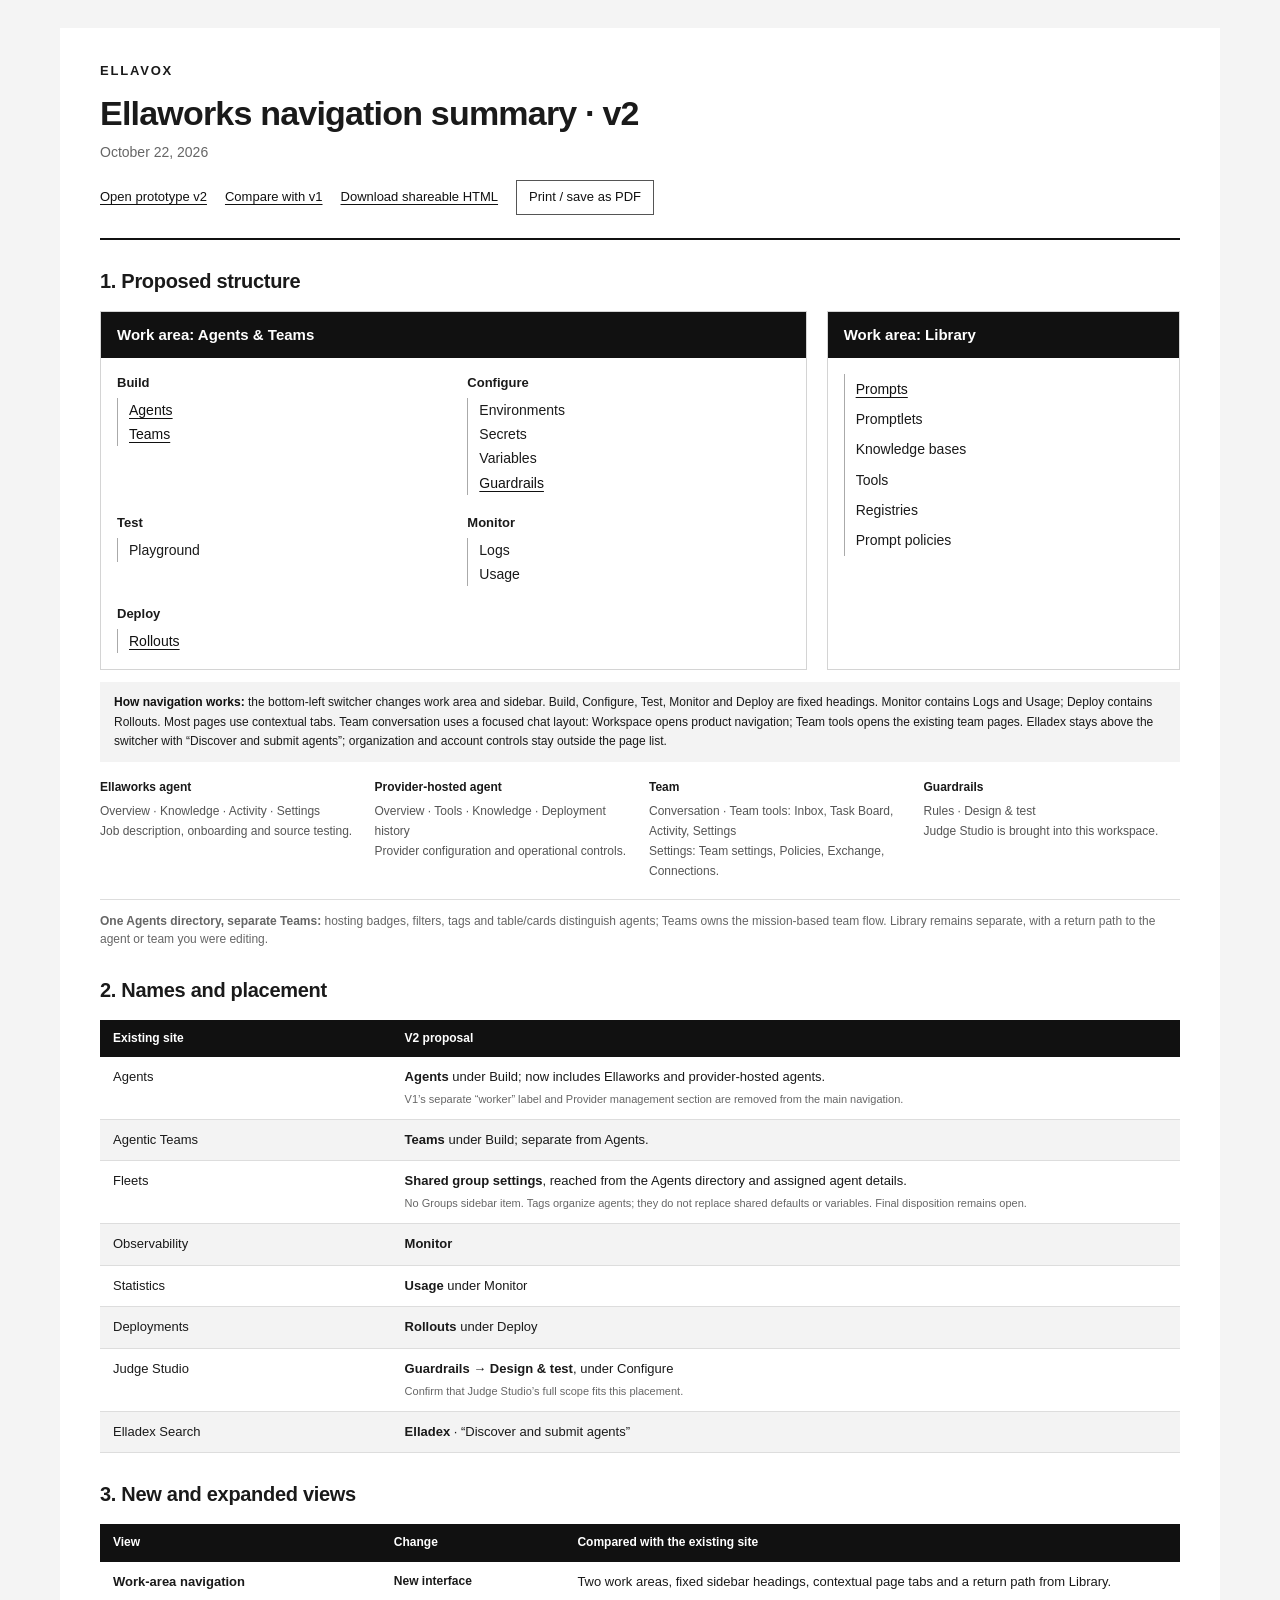
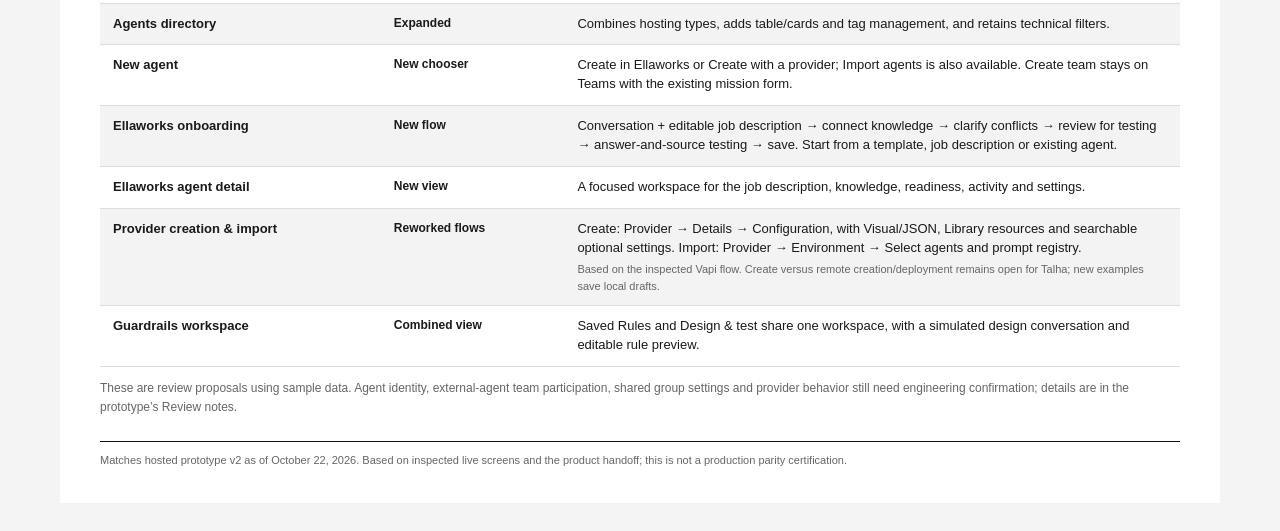
<file: ellaworks-navigation-review.html>
<!doctype html>
<html lang="en">
<head>
<meta charset="utf-8">
<meta name="viewport" content="width=device-width, initial-scale=1">
<title>Ellaworks · Navigation summary v2</title>
<style>
*{box-sizing:border-box}body{margin:0;background:#f4f4f4;color:#1a1a1a;font:14px/1.45 Arial,Helvetica,sans-serif}main{max-width:1160px;margin:28px auto;padding:34px 40px;background:#fff}header{border-bottom:2px solid #111;padding-bottom:23px;margin-bottom:26px}.wordmark{font-weight:800;font-size:13px;letter-spacing:1.8px;margin-bottom:13px}h1{font-size:34px;line-height:1.15;letter-spacing:-.8px;margin:0 0 9px}h2{font-size:20px;line-height:1.3;margin:0 0 17px;letter-spacing:-.3px}h3{font-size:14px;margin:0 0 9px}p{margin:0}header p,.muted{color:#666}.actions{display:flex;gap:18px;align-items:center;margin-top:18px;font-size:13px}a{color:#111;text-decoration:underline;text-underline-offset:3px}button{font:inherit;cursor:pointer;color:#111;background:#fff;border:1px solid #555;padding:7px 12px}a:focus-visible,button:focus-visible{outline:2px solid #111;outline-offset:4px}section{margin-top:28px}.areas{display:grid;grid-template-columns:2fr 1fr;gap:20px}.area{border:1px solid #d4d4d4;min-width:0}.area>h3{background:#111;color:#fff;font-size:15px;margin:0;padding:12px 16px}.area-body{padding:16px}.primary-destination{font-weight:700;padding-bottom:14px;margin-bottom:14px;border-bottom:1px solid #ddd}.groups{display:grid;grid-template-columns:1fr 1fr;gap:19px 28px}.groups h4{font-size:13px;margin:0 0 5px}.groups ul,.library-list{list-style:none;margin:0;padding:0 0 0 11px;border-left:1px solid #aaa}.groups li,.library-list li{padding:2px 0}.library-list li{padding:5px 0}.global{margin-top:12px;padding:11px 14px;background:#f3f3f3;font-size:12px;line-height:1.6}.global strong{color:#111}.contexts{display:grid;grid-template-columns:repeat(4,minmax(0,1fr));gap:18px;border-bottom:1px solid #ddd;padding:17px 0}.contexts h3{font-size:12px;margin-bottom:6px}.contexts p{font-size:12px;line-height:1.65;color:#555}.table-wrap{overflow:auto}table{border-collapse:collapse;width:100%;font-size:13px;text-align:left;table-layout:fixed}th{background:#111;color:#fff;font-size:12px;padding:10px 13px;font-weight:700}td{padding:11px 13px;vertical-align:top;border-bottom:1px solid #ddd;overflow-wrap:anywhere}tbody tr:nth-child(even){background:#f3f3f3}td small{display:block;color:#666;font-size:11px;line-height:1.5;margin-top:4px}.names th:first-child{width:27%}.changes th:first-child{width:26%}.changes th:nth-child(2){width:17%}.changes td:nth-child(2){font-size:12px;font-weight:700}.note{font-size:12px;color:#666;line-height:1.55;margin-top:12px}footer{margin-top:25px;border-top:1px solid #111;padding-top:11px;font-size:11px;color:#666}.offsite .local-only{display:none}.offsite .actions{margin-top:12px}
@media(max-width:760px){main{margin:0;padding:25px 20px}h1{font-size:29px}.areas{grid-template-columns:1fr}.contexts{grid-template-columns:1fr 1fr}.names th:first-child{width:34%}.changes th:first-child{width:30%}.changes th:nth-child(2){width:23%}td,th{padding:10px 9px}.actions{flex-wrap:wrap;gap:14px}}
@media(max-width:430px){.groups{gap:18px 16px}.contexts{gap:16px}body{font-size:13px}table{font-size:12px}.changes th:nth-child(2){width:24%}}
@media print{@page{size:A4;margin:14mm}body{background:#fff;font-size:11px}main{margin:0;max-width:none;padding:0}h1{font-size:27px}h2{font-size:17px}header{margin-bottom:18px;padding-bottom:17px}.actions{display:none}section{margin-top:21px}.areas{gap:14px}.area-body{padding:12px}.groups{gap:13px}.contexts{gap:12px;padding:13px 0}.contexts p{font-size:10px}table{font-size:11px}th{font-size:10px}th,td{padding:8px 10px}tr,.area,.contexts{break-inside:avoid}h2,h3{break-after:avoid}thead{display:table-header-group}a{color:#111}footer{margin-top:18px}.global{font-size:10px}}
.solo-destination{border-top:1px solid #ddd;margin-top:18px;padding-top:14px;display:flex;align-items:baseline;gap:16px}.solo-destination>a{font-weight:700}.solo-destination>span{color:#666;font-size:12px}
</style>
</head>
<body>
<main>
<header>
<div class="wordmark">ELLAVOX</div>
<h1>Ellaworks navigation summary · v2</h1>
<p>October 22, 2026</p>
<div class="actions"><a href="https://mattkimmell.github.io/ellaworks-navigation-prototype/v2/#work/agents">Open prototype v2</a><a href="https://mattkimmell.github.io/ellaworks-navigation-prototype/">Compare with v1</a><a href="https://mattkimmell.github.io/ellaworks-navigation-prototype/ellaworks-navigation-review.html" download="ellaworks-navigation-review.html">Download shareable HTML</a><button type="button" onclick="window.print()">Print / save as PDF</button></div>
</header>
<section aria-labelledby="structure">
<h2 id="structure">1. Proposed structure</h2>
<div class="areas">
<div class="area"><h3>Work area: Agents &amp; Teams</h3><div class="area-body">
<div class="groups">
<div><h4>Build</h4><ul><li><a href="https://mattkimmell.github.io/ellaworks-navigation-prototype/v2/#work/agents">Agents</a></li><li><a href="https://mattkimmell.github.io/ellaworks-navigation-prototype/v2/#work/teams">Teams</a></li></ul></div>
<div><h4>Configure</h4><ul><li>Environments</li><li>Secrets</li><li>Variables</li><li><a href="https://mattkimmell.github.io/ellaworks-navigation-prototype/v2/#work/guardrails">Guardrails</a></li></ul></div>
<div><h4>Test</h4><ul><li>Playground</li></ul></div>
<div><h4>Monitor</h4><ul><li>Logs</li><li>Usage</li></ul></div>
<div><h4>Deploy</h4><ul><li><a href="https://mattkimmell.github.io/ellaworks-navigation-prototype/v2/#work/deployments">Rollouts</a></li></ul></div>
</div></div></div>
<div class="area"><h3>Work area: Library</h3><div class="area-body"><ul class="library-list"><li><a href="https://mattkimmell.github.io/ellaworks-navigation-prototype/v2/#library/prompts">Prompts</a></li><li>Promptlets</li><li>Knowledge bases</li><li>Tools</li><li>Registries</li><li>Prompt policies</li></ul></div></div>
</div>
<div class="global"><strong>How navigation works:</strong> the bottom-left switcher changes work area and sidebar. Build, Configure, Test, Monitor and Deploy are fixed headings. Monitor contains Logs and Usage; Deploy contains Rollouts. Most pages use contextual tabs. Team conversation uses a focused chat layout: Workspace opens product navigation; Team tools opens the existing team pages. Elladex stays above the switcher with “Discover and submit agents”; organization and account controls stay outside the page list.</div>
<div class="contexts">
<div><h3>Ellaworks agent</h3><p>Overview · Knowledge · Activity · Settings<br>Job description, onboarding and source testing.</p></div>
<div><h3>Provider-hosted agent</h3><p>Overview · Tools · Knowledge · Deployment history<br>Provider configuration and operational controls.</p></div>
<div><h3>Team</h3><p>Conversation · Team tools: Inbox, Task Board, Activity, Settings<br>Settings: Team settings, Policies, Exchange, Connections.</p></div>
<div><h3>Guardrails</h3><p>Rules · Design &amp; test<br>Judge Studio is brought into this workspace.</p></div>
</div>
<p class="note"><strong>One Agents directory, separate Teams:</strong> hosting badges, filters, tags and table/cards distinguish agents; Teams owns the mission-based team flow. Library remains separate, with a return path to the agent or team you were editing.</p>
</section>
<section aria-labelledby="names">
<h2 id="names">2. Names and placement</h2>
<div class="table-wrap"><table class="names"><thead><tr><th>Existing site</th><th>V2 proposal</th></tr></thead><tbody>
<tr><td>Agents</td><td><strong>Agents</strong> under Build; now includes Ellaworks and provider-hosted agents.<small>V1’s separate “worker” label and Provider management section are removed from the main navigation.</small></td></tr>
<tr><td>Agentic Teams</td><td><strong>Teams</strong> under Build; separate from Agents.</td></tr>
<tr><td>Fleets</td><td><strong>Shared group settings</strong>, reached from the Agents directory and assigned agent details.<small>No Groups sidebar item. Tags organize agents; they do not replace shared defaults or variables. Final disposition remains open.</small></td></tr>
<tr><td>Observability</td><td><strong>Monitor</strong></td></tr>
<tr><td>Statistics</td><td><strong>Usage</strong> under Monitor</td></tr>
<tr><td>Deployments</td><td><strong>Rollouts</strong> under Deploy</td></tr>
<tr><td>Judge Studio</td><td><strong>Guardrails → Design &amp; test</strong>, under Configure<small>Confirm that Judge Studio’s full scope fits this placement.</small></td></tr>
<tr><td>Elladex Search</td><td><strong>Elladex</strong> · “Discover and submit agents”</td></tr>
</tbody></table></div>
</section>
<section aria-labelledby="views">
<h2 id="views">3. New and expanded views</h2>
<div class="table-wrap"><table class="changes"><thead><tr><th>View</th><th>Change</th><th>Compared with the existing site</th></tr></thead><tbody>
<tr><td><strong>Work-area navigation</strong></td><td>New interface</td><td>Two work areas, fixed sidebar headings, contextual page tabs and a return path from Library.</td></tr>
<tr><td><strong>Agents directory</strong></td><td>Expanded</td><td>Combines hosting types, adds table/cards and tag management, and retains technical filters.</td></tr>
<tr><td><strong>New agent</strong></td><td>New chooser</td><td>Create in Ellaworks or Create with a provider; Import agents is also available. Create team stays on Teams with the existing mission form.</td></tr>
<tr><td><strong>Ellaworks onboarding</strong></td><td>New flow</td><td>Conversation + editable job description → connect knowledge → clarify conflicts → review for testing → answer-and-source testing → save. Start from a template, job description or existing agent.</td></tr>
<tr><td><strong>Ellaworks agent detail</strong></td><td>New view</td><td>A focused workspace for the job description, knowledge, readiness, activity and settings.</td></tr>
<tr><td><strong>Provider creation &amp; import</strong></td><td>Reworked flows</td><td>Create: Provider → Details → Configuration, with Visual/JSON, Library resources and searchable optional settings. Import: Provider → Environment → Select agents and prompt registry.<small>Based on the inspected Vapi flow. Create versus remote creation/deployment remains open for Talha; new examples save local drafts.</small></td></tr>
<tr><td><strong>Guardrails workspace</strong></td><td>Combined view</td><td>Saved Rules and Design &amp; test share one workspace, with a simulated design conversation and editable rule preview.</td></tr>
</tbody></table></div>
<p class="note">These are review proposals using sample data. Agent identity, external-agent team participation, shared group settings and provider behavior still need engineering confirmation; details are in the prototype’s Review notes.</p>
</section>
<footer>Matches hosted prototype v2 as of October 22, 2026. Based on inspected live screens and the product handoff; this is not a production parity certification.</footer>
</main>
</body>
</html>
</file>
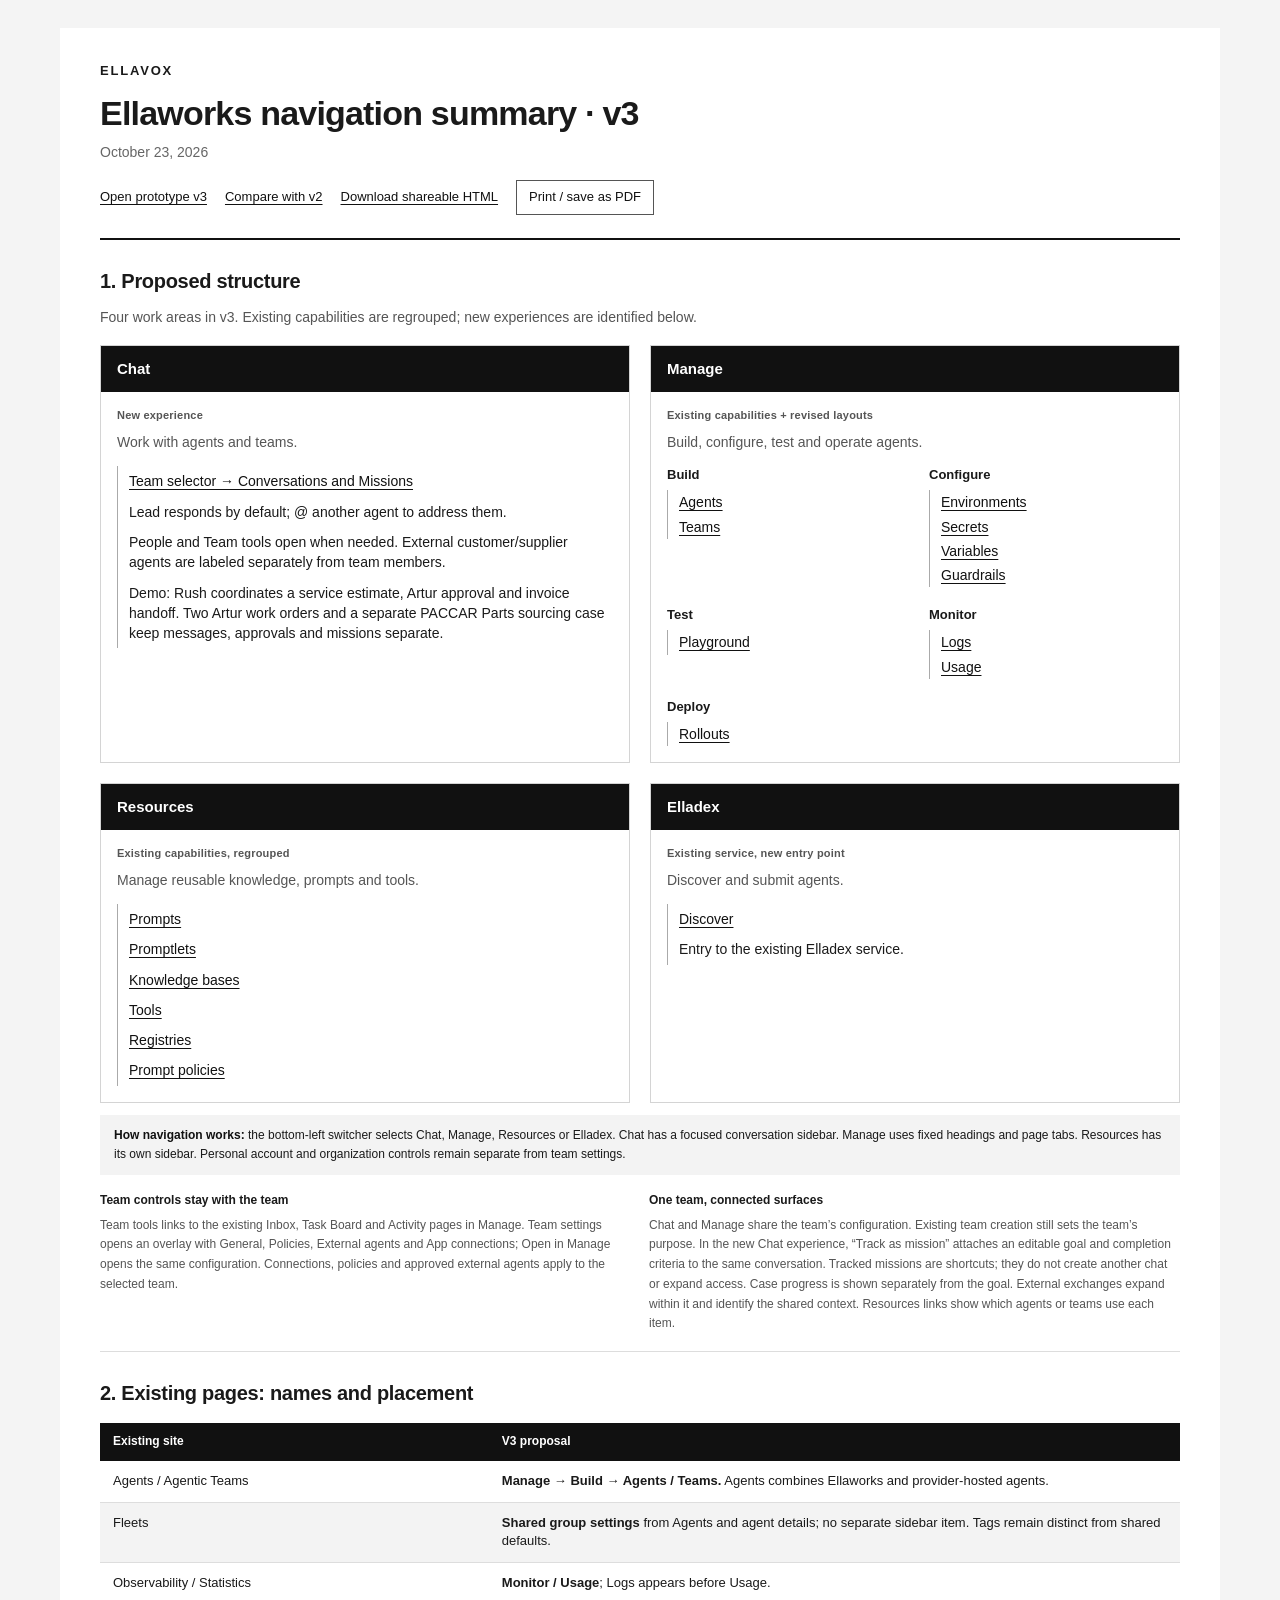
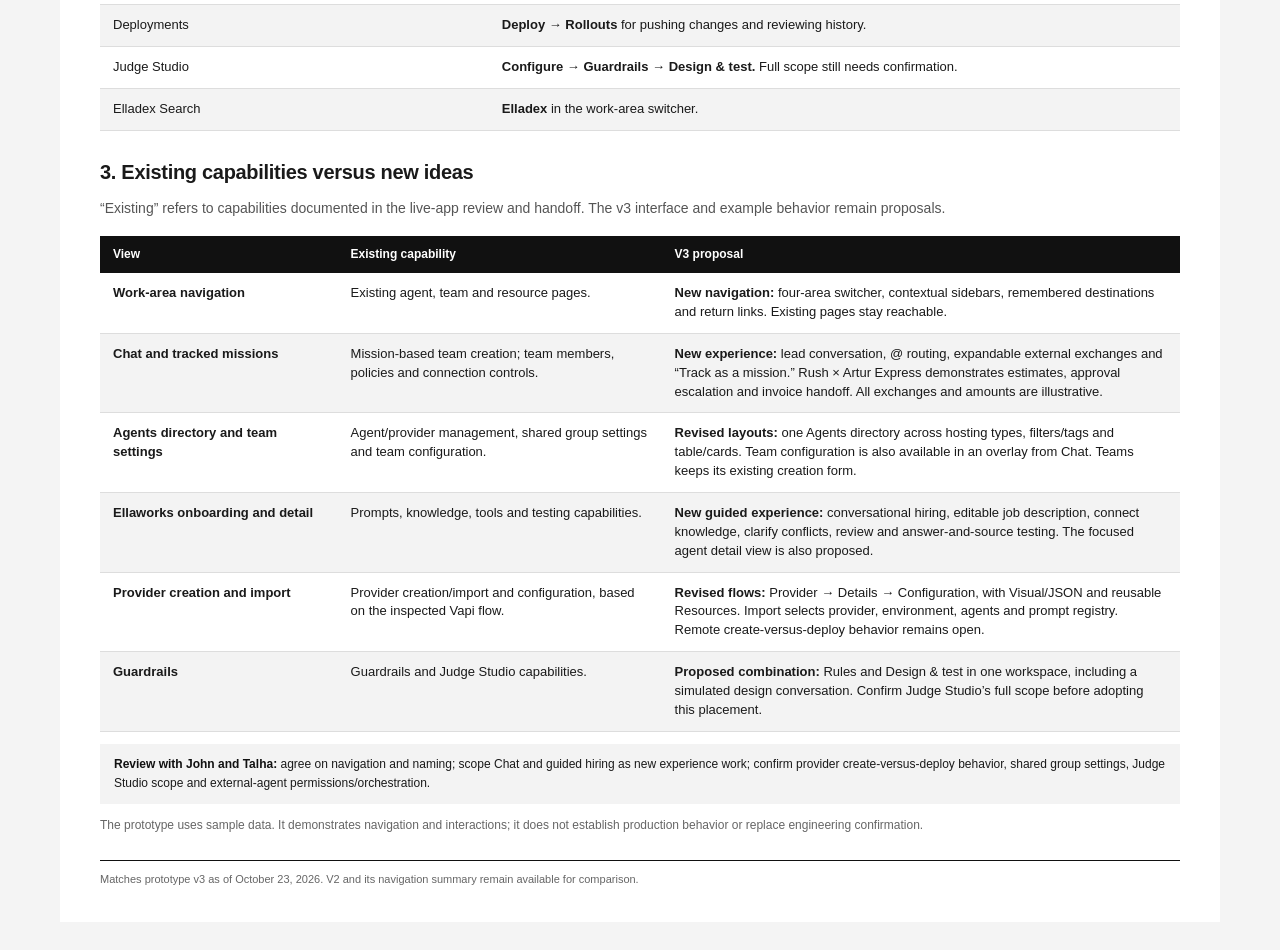
<file: v3/ellaworks-navigation-review.html>
<!doctype html><html lang="en"><head><meta charset="utf-8"><meta name="viewport" content="width=device-width,initial-scale=1"><title>Ellaworks · Navigation summary v3</title><style>
*{box-sizing:border-box}body{margin:0;background:#f4f4f4;color:#1a1a1a;font:14px/1.45 Arial,Helvetica,sans-serif}main{max-width:1160px;margin:28px auto;padding:34px 40px;background:#fff}header{border-bottom:2px solid #111;padding-bottom:23px;margin-bottom:26px}.wordmark{font-weight:800;font-size:13px;letter-spacing:1.8px;margin-bottom:13px}h1{font-size:34px;line-height:1.15;letter-spacing:-.8px;margin:0 0 9px}h2{font-size:20px;line-height:1.3;margin:0 0 17px;letter-spacing:-.3px}h3{font-size:14px;margin:0 0 9px}p{margin:0}header p,.muted{color:#666}.actions{display:flex;gap:18px;align-items:center;margin-top:18px;font-size:13px}a{color:#111;text-decoration:underline;text-underline-offset:3px}button{font:inherit;cursor:pointer;color:#111;background:#fff;border:1px solid #555;padding:7px 12px}a:focus-visible,button:focus-visible{outline:2px solid #111;outline-offset:4px}section{margin-top:28px}.areas{display:grid;grid-template-columns:2fr 1fr;gap:20px}.area{border:1px solid #d4d4d4;min-width:0}.area>h3{background:#111;color:#fff;font-size:15px;margin:0;padding:12px 16px}.area-body{padding:16px}.primary-destination{font-weight:700;padding-bottom:14px;margin-bottom:14px;border-bottom:1px solid #ddd}.groups{display:grid;grid-template-columns:1fr 1fr;gap:19px 28px}.groups h4{font-size:13px;margin:0 0 5px}.groups ul,.library-list{list-style:none;margin:0;padding:0 0 0 11px;border-left:1px solid #aaa}.groups li,.library-list li{padding:2px 0}.library-list li{padding:5px 0}.global{margin-top:12px;padding:11px 14px;background:#f3f3f3;font-size:12px;line-height:1.6}.global strong{color:#111}.contexts{display:grid;grid-template-columns:repeat(4,minmax(0,1fr));gap:18px;border-bottom:1px solid #ddd;padding:17px 0}.contexts h3{font-size:12px;margin-bottom:6px}.contexts p{font-size:12px;line-height:1.65;color:#555}.table-wrap{overflow:auto}table{border-collapse:collapse;width:100%;font-size:13px;text-align:left;table-layout:fixed}th{background:#111;color:#fff;font-size:12px;padding:10px 13px;font-weight:700}td{padding:11px 13px;vertical-align:top;border-bottom:1px solid #ddd;overflow-wrap:anywhere}tbody tr:nth-child(even){background:#f3f3f3}td small{display:block;color:#666;font-size:11px;line-height:1.5;margin-top:4px}.names th:first-child{width:27%}.changes th:first-child{width:26%}.changes th:nth-child(2){width:17%}.changes td:nth-child(2){font-size:12px;font-weight:700}.note{font-size:12px;color:#666;line-height:1.55;margin-top:12px}footer{margin-top:25px;border-top:1px solid #111;padding-top:11px;font-size:11px;color:#666}.offsite .local-only{display:none}.offsite .actions{margin-top:12px}
@media(max-width:760px){main{margin:0;padding:25px 20px}h1{font-size:29px}.areas{grid-template-columns:1fr}.contexts{grid-template-columns:1fr 1fr}.names th:first-child{width:34%}.changes th:first-child{width:30%}.changes th:nth-child(2){width:23%}td,th{padding:10px 9px}.actions{flex-wrap:wrap;gap:14px}}
@media(max-width:430px){.groups{gap:18px 16px}.contexts{gap:16px}body{font-size:13px}table{font-size:12px}.changes th:nth-child(2){width:24%}}
@media print{@page{size:A4;margin:14mm}body{background:#fff;font-size:11px}main{margin:0;max-width:none;padding:0}h1{font-size:27px}h2{font-size:17px}header{margin-bottom:18px;padding-bottom:17px}.actions{display:none}section{margin-top:21px}.areas{gap:14px}.area-body{padding:12px}.groups{gap:13px}.contexts{gap:12px;padding:13px 0}.contexts p{font-size:10px}table{font-size:11px}th{font-size:10px}th,td{padding:8px 10px}tr,.area,.contexts{break-inside:avoid}h2,h3{break-after:avoid}thead{display:table-header-group}a{color:#111}footer{margin-top:18px}.global{font-size:10px}}
.solo-destination{border-top:1px solid #ddd;margin-top:18px;padding-top:14px;display:flex;align-items:baseline;gap:16px}.solo-destination>a{font-weight:700}.solo-destination>span{color:#666;font-size:12px}

.areas{grid-template-columns:1fr 1fr}.area-intro{color:#555;margin-bottom:14px}.contexts{grid-template-columns:1fr 1fr}.names th:first-child{width:36%}@media(max-width:760px){.areas,.contexts{grid-template-columns:1fr}}.section-intro{color:#555;margin:-4px 0 18px;max-width:850px}.scope-label{font-size:11px;font-weight:700;letter-spacing:.2px;margin:0 0 8px;color:#555}.changes th:first-child{width:22%}.changes th:nth-child(2){width:30%}.changes td:nth-child(2){font-size:13px;font-weight:400}@media(max-width:600px){.changes{min-width:660px}}@media print{.changes td:nth-child(2){font-size:11px}}</style></head><body><main>
<header><div class="wordmark">ELLAVOX</div><h1>Ellaworks navigation summary · v3</h1><p>October 23, 2026</p><div class="actions"><a href="https://mattkimmell.github.io/ellaworks-navigation-prototype/v3/#work/team/conversation/rush-service">Open prototype v3</a><a href="https://mattkimmell.github.io/ellaworks-navigation-prototype/v2/">Compare with v2</a><a href="https://mattkimmell.github.io/ellaworks-navigation-prototype/v3/ellaworks-navigation-review.html" download="ellaworks-navigation-v3.html">Download shareable HTML</a><button type="button" onclick="window.print()">Print / save as PDF</button></div></header>
<section aria-labelledby="structure"><h2 id="structure">1. Proposed structure</h2><p class="section-intro">Four work areas in v3. Existing capabilities are regrouped; new experiences are identified below.</p><div class="areas"><div class="area"><h3>Chat</h3><div class="area-body"><p class="scope-label">New experience</p><p class="area-intro">Work with agents and teams.</p><ul class="library-list"><li><a href="https://mattkimmell.github.io/ellaworks-navigation-prototype/v3/#work/team/conversation/rush-service">Team selector → Conversations and Missions</a></li><li>Lead responds by default; @ another agent to address them.</li><li>People and Team tools open when needed. External customer/supplier agents are labeled separately from team members.</li><li>Demo: Rush coordinates a service estimate, Artur approval and invoice handoff. Two Artur work orders and a separate PACCAR Parts sourcing case keep messages, approvals and missions separate.</li></ul></div></div><div class="area"><h3>Manage</h3><div class="area-body"><p class="scope-label">Existing capabilities + revised layouts</p><p class="area-intro">Build, configure, test and operate agents.</p><div class="groups"><div><h4>Build</h4><ul><li><a href="https://mattkimmell.github.io/ellaworks-navigation-prototype/v3/#studio/agents">Agents</a></li><li><a href="https://mattkimmell.github.io/ellaworks-navigation-prototype/v3/#studio/teams">Teams</a></li></ul></div><div><h4>Configure</h4><ul><li><a href="https://mattkimmell.github.io/ellaworks-navigation-prototype/v3/#studio/environments">Environments</a></li><li><a href="https://mattkimmell.github.io/ellaworks-navigation-prototype/v3/#studio/secrets">Secrets</a></li><li><a href="https://mattkimmell.github.io/ellaworks-navigation-prototype/v3/#studio/variables">Variables</a></li><li><a href="https://mattkimmell.github.io/ellaworks-navigation-prototype/v3/#studio/guardrails">Guardrails</a></li></ul></div><div><h4>Test</h4><ul><li><a href="https://mattkimmell.github.io/ellaworks-navigation-prototype/v3/#studio/playground">Playground</a></li></ul></div><div><h4>Monitor</h4><ul><li><a href="https://mattkimmell.github.io/ellaworks-navigation-prototype/v3/#studio/logs">Logs</a></li><li><a href="https://mattkimmell.github.io/ellaworks-navigation-prototype/v3/#studio/statistics">Usage</a></li></ul></div><div><h4>Deploy</h4><ul><li><a href="https://mattkimmell.github.io/ellaworks-navigation-prototype/v3/#studio/deployments">Rollouts</a></li></ul></div></div></div></div><div class="area"><h3>Resources</h3><div class="area-body"><p class="scope-label">Existing capabilities, regrouped</p><p class="area-intro">Manage reusable knowledge, prompts and tools.</p><ul class="library-list"><li><a href="https://mattkimmell.github.io/ellaworks-navigation-prototype/v3/#library/prompts">Prompts</a></li><li><a href="https://mattkimmell.github.io/ellaworks-navigation-prototype/v3/#library/promptlets">Promptlets</a></li><li><a href="https://mattkimmell.github.io/ellaworks-navigation-prototype/v3/#library/knowledge">Knowledge bases</a></li><li><a href="https://mattkimmell.github.io/ellaworks-navigation-prototype/v3/#library/tools">Tools</a></li><li><a href="https://mattkimmell.github.io/ellaworks-navigation-prototype/v3/#library/registries">Registries</a></li><li><a href="https://mattkimmell.github.io/ellaworks-navigation-prototype/v3/#library/policies">Prompt policies</a></li></ul></div></div><div class="area"><h3>Elladex</h3><div class="area-body"><p class="scope-label">Existing service, new entry point</p><p class="area-intro">Discover and submit agents.</p><ul class="library-list"><li><a href="https://mattkimmell.github.io/ellaworks-navigation-prototype/v3/#elladex/discover">Discover</a></li><li>Entry to the existing Elladex service.</li></ul></div></div></div><div class="global"><strong>How navigation works:</strong> the bottom-left switcher selects Chat, Manage, Resources or Elladex. Chat has a focused conversation sidebar. Manage uses fixed headings and page tabs. Resources has its own sidebar. Personal account and organization controls remain separate from team settings.</div><div class="contexts"><div><h3>Team controls stay with the team</h3><p>Team tools links to the existing Inbox, Task Board and Activity pages in Manage. Team settings opens an overlay with General, Policies, External agents and App connections; Open in Manage opens the same configuration. Connections, policies and approved external agents apply to the selected team.</p></div><div><h3>One team, connected surfaces</h3><p>Chat and Manage share the team’s configuration. Existing team creation still sets the team’s purpose. In the new Chat experience, “Track as mission” attaches an editable goal and completion criteria to the same conversation. Tracked missions are shortcuts; they do not create another chat or expand access. Case progress is shown separately from the goal. External exchanges expand within it and identify the shared context. Resources links show which agents or teams use each item.</p></div></div></section>
<section aria-labelledby="names"><h2 id="names">2. Existing pages: names and placement</h2><div class="table-wrap"><table class="names"><thead><tr><th>Existing site</th><th>V3 proposal</th></tr></thead><tbody><tr><td>Agents / Agentic Teams</td><td><strong>Manage → Build → Agents / Teams.</strong> Agents combines Ellaworks and provider-hosted agents.</td></tr><tr><td>Fleets</td><td><strong>Shared group settings</strong> from Agents and agent details; no separate sidebar item. Tags remain distinct from shared defaults.</td></tr><tr><td>Observability / Statistics</td><td><strong>Monitor / Usage</strong>; Logs appears before Usage.</td></tr><tr><td>Deployments</td><td><strong>Deploy → Rollouts</strong> for pushing changes and reviewing history.</td></tr><tr><td>Judge Studio</td><td><strong>Configure → Guardrails → Design &amp; test.</strong> Full scope still needs confirmation.</td></tr><tr><td>Elladex Search</td><td><strong>Elladex</strong> in the work-area switcher.</td></tr></tbody></table></div></section>
<section aria-labelledby="views"><h2 id="views">3. Existing capabilities versus new ideas</h2><p class="section-intro">“Existing” refers to capabilities documented in the live-app review and handoff. The v3 interface and example behavior remain proposals.</p><div class="table-wrap"><table class="changes"><thead><tr><th>View</th><th>Existing capability</th><th>V3 proposal</th></tr></thead><tbody><tr><td><strong>Work-area navigation</strong></td><td>Existing agent, team and resource pages.</td><td><strong>New navigation:</strong> four-area switcher, contextual sidebars, remembered destinations and return links. Existing pages stay reachable.</td></tr><tr><td><strong>Chat and tracked missions</strong></td><td>Mission-based team creation; team members, policies and connection controls.</td><td><strong>New experience:</strong> lead conversation, @ routing, expandable external exchanges and “Track as a mission.” Rush × Artur Express demonstrates estimates, approval escalation and invoice handoff. All exchanges and amounts are illustrative.</td></tr><tr><td><strong>Agents directory and team settings</strong></td><td>Agent/provider management, shared group settings and team configuration.</td><td><strong>Revised layouts:</strong> one Agents directory across hosting types, filters/tags and table/cards. Team configuration is also available in an overlay from Chat. Teams keeps its existing creation form.</td></tr><tr><td><strong>Ellaworks onboarding and detail</strong></td><td>Prompts, knowledge, tools and testing capabilities.</td><td><strong>New guided experience:</strong> conversational hiring, editable job description, connect knowledge, clarify conflicts, review and answer-and-source testing. The focused agent detail view is also proposed.</td></tr><tr><td><strong>Provider creation and import</strong></td><td>Provider creation/import and configuration, based on the inspected Vapi flow.</td><td><strong>Revised flows:</strong> Provider → Details → Configuration, with Visual/JSON and reusable Resources. Import selects provider, environment, agents and prompt registry. Remote create-versus-deploy behavior remains open.</td></tr><tr><td><strong>Guardrails</strong></td><td>Guardrails and Judge Studio capabilities.</td><td><strong>Proposed combination:</strong> Rules and Design &amp; test in one workspace, including a simulated design conversation. Confirm Judge Studio’s full scope before adopting this placement.</td></tr></tbody></table></div><div class="global"><strong>Review with John and Talha:</strong> agree on navigation and naming; scope Chat and guided hiring as new experience work; confirm provider create-versus-deploy behavior, shared group settings, Judge Studio scope and external-agent permissions/orchestration.</div><p class="note">The prototype uses sample data. It demonstrates navigation and interactions; it does not establish production behavior or replace engineering confirmation.</p></section><footer>Matches prototype v3 as of October 23, 2026. V2 and its navigation summary remain available for comparison.</footer></main></body></html>
</file>
